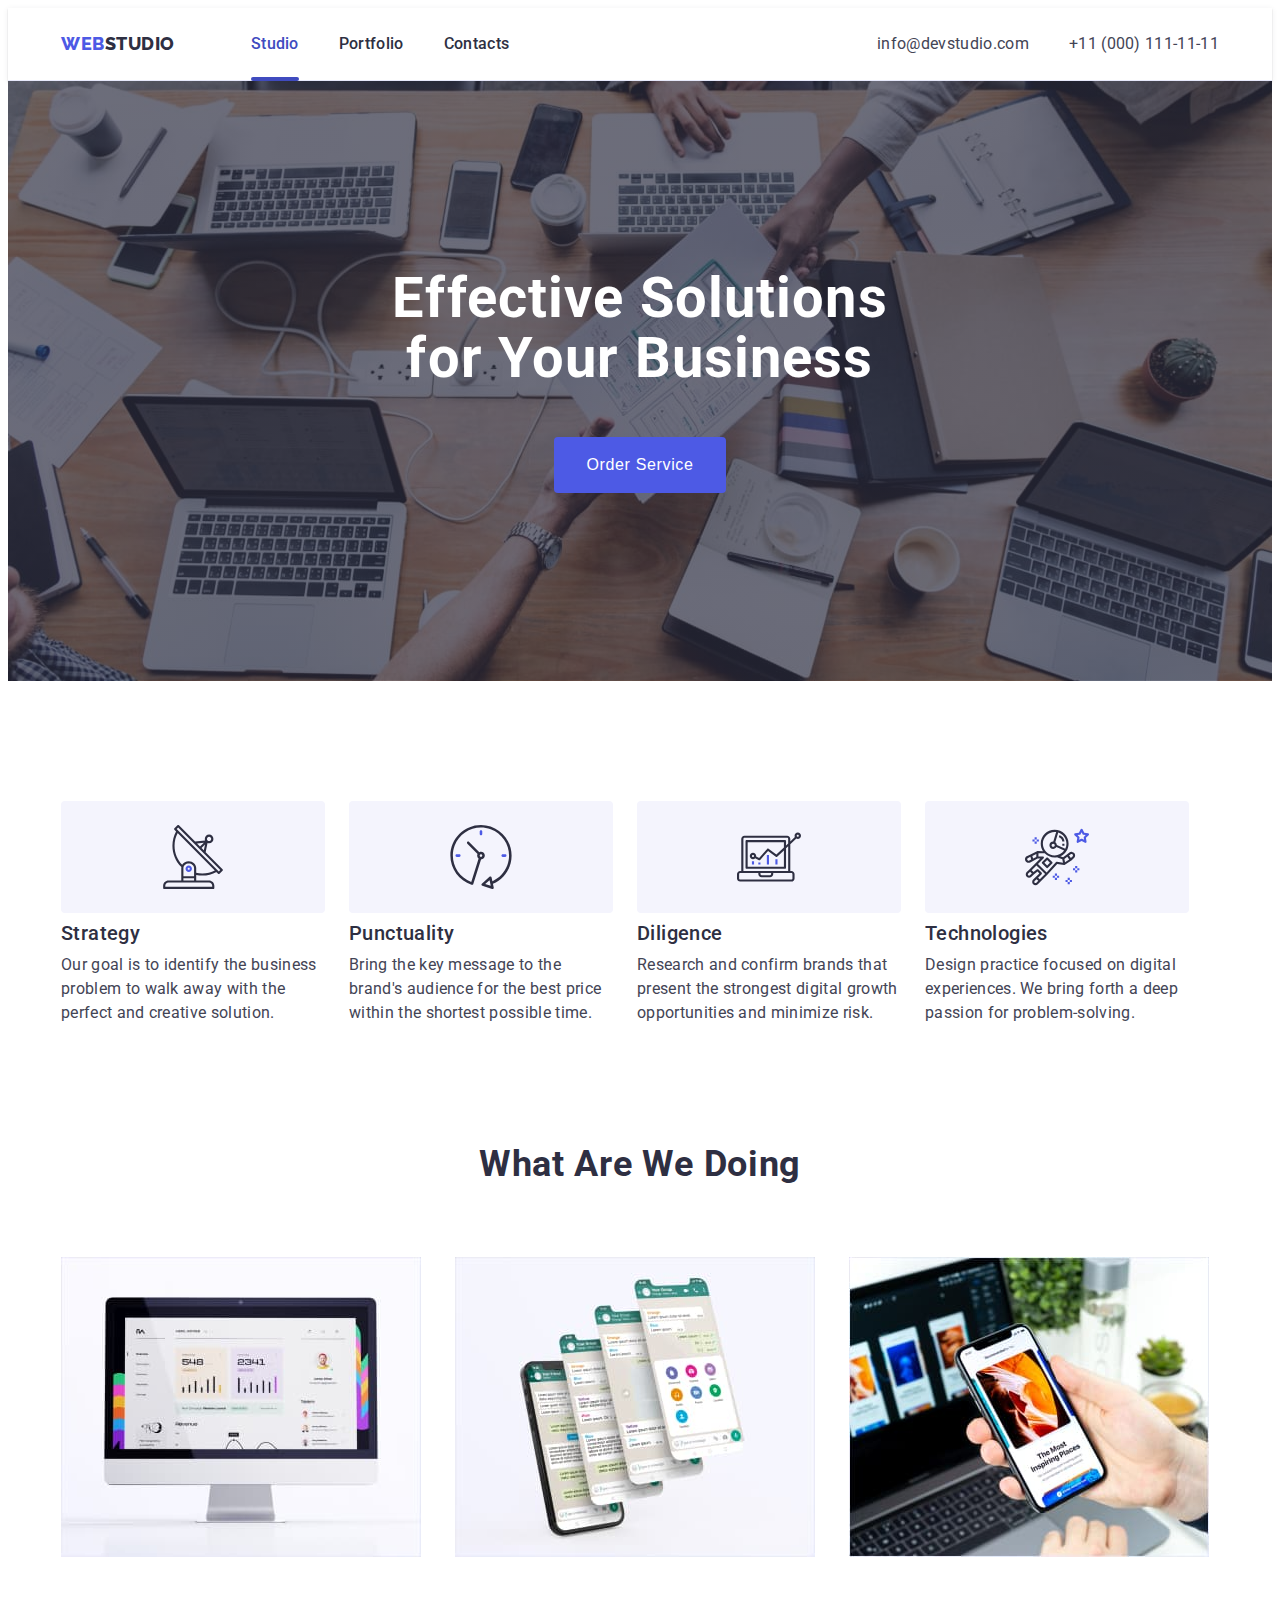
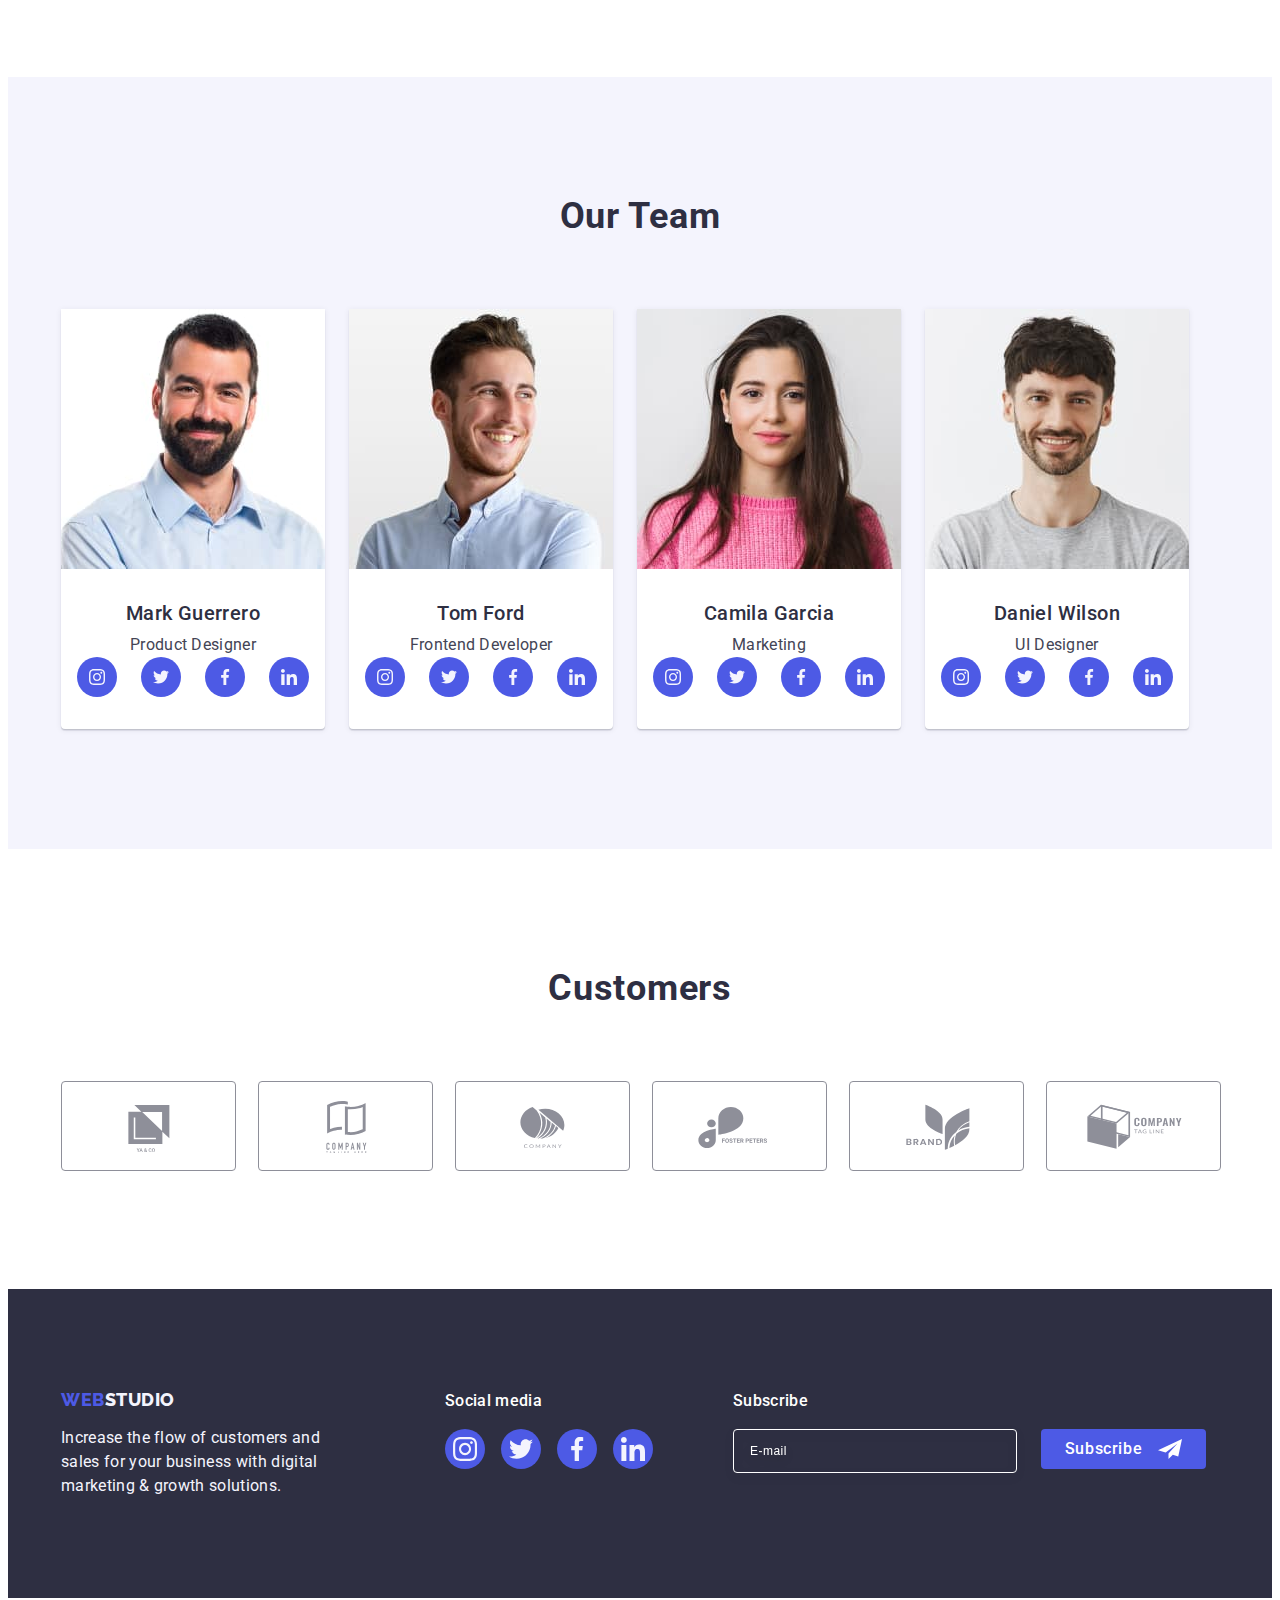
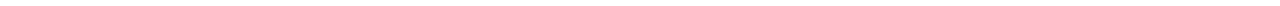
<file: index.html>
<!DOCTYPE html>
<html lang="en">
  <head>
    <meta charset="UTF-8" />
    <meta name="viewport" content="width=device-width, initial-scale=1.0" />
    <link rel="preconnect" href="https://fonts.googleapis.com" />
    <link rel="preconnect" href="https://fonts.gstatic.com" crossorigin />
    <link
      href="https://fonts.googleapis.com/css2?family=Raleway:wght@800&family=Roboto:wght@400;500;700;900&display=swap"
      rel="stylesheet"
    />
    <link
      rel="stylesheet"
      href="https://cdnjs.cloudflare.com/ajax/libs/modern-normalize/2.0.0/modern-normalize.min.css"
      integrity="sha512-4xo8blKMVCiXpTaLzQSLSw3KFOVPWhm/TRtuPVc4WG6kUgjH6J03IBuG7JZPkcWMxJ5huwaBpOpnwYElP/m6wg=="
      crossorigin="anonymous"
      referrerpolicy="no-referrer"
    />
    <link rel="stylesheet" href="./css/style.css" />
    <title>Студія</title>
  </head>

  <body>
    <!-- Header -->
    <header class="page-header">
      <div class="container">
        <!--Navigation-menu-->
        <nav class="page-nav">
          <a href="./index.html" class="link-logo link"
            >Web<span class="logo-header">Studio</span></a
          >
          <ul class="list-header list">
            <li>
              <a href="./index.html" class="page-link-studio link">Studio</a>
            </li>
            <li>
              <a href="./portfolio.html" class="page-link link">Portfolio</a>
            </li>
            <li><a href="" class="page-link link">Contacts</a></li>
          </ul>
        </nav>

        <!--Contacts-->
        <address class="header-contacts">
          <ul class="list-header list">
            <li>
              <a href="mailto:info@devstudio.com" class="contacts link"
                >info@devstudio.com</a
              >
            </li>
            <li>
              <a href="tel:+110001111111" class="contacts link"
                >+11 (000) 111-11-11</a
              >
            </li>
          </ul>
        </address>
      </div>
    </header>

    <!--Main-content-->
    <main>
      <!--Section-one-->
      <section class="section-one">
        <div class="container">
          <h1 class="page-title">Effective Solutions for Your Business</h1>
          <button data-modal-open type="button" class="button">
            Order Service
          </button>
        </div>
      </section>
      <!--Section-two-->
      <section class="section-two">
        <div class="container">
          <h2 class="section-title visually-hidden">Title</h2>
          <ul class="list-section-two list">
            <li class="item-section-two">
              <div class="container-section-two">
                <svg width="64" height="64">
                  <use href="./images/icons.svg#icon-antenna"></use>
                </svg>
              </div>
              <h3 class="title">Strategy</h3>
              <p class="section-text">
                Our goal is to identify the business problem to walk away with
                the perfect and creative solution.
              </p>
            </li>
            <li class="item-section-two">
              <div class="container-section-two">
                <svg width="64" height="64">
                  <use href="./images/icons.svg#icon-clock"></use>
                </svg>
              </div>
              <h3 class="title">Punctuality</h3>
              <p class="section-text">
                Bring the key message to the brand's audience for the best price
                within the shortest possible time.
              </p>
            </li>
            <li class="item-section-two">
              <div class="container-section-two">
                <svg width="64" height="64">
                  <use href="./images/icons.svg#icon-diagram"></use>
                </svg>
              </div>
              <h3 class="title">Diligence</h3>
              <p class="section-text">
                Research and confirm brands that present the strongest digital
                growth opportunities and minimize risk.
              </p>
            </li>
            <li class="item-section-two">
              <div class="container-section-two">
                <svg width="64" height="64">
                  <use href="./images/icons.svg#icon-astronaut"></use>
                </svg>
              </div>
              <h3 class="title">Technologies</h3>
              <p class="section-text">
                Design practice focused on digital experiences. We bring forth a
                deep passion for problem-solving.
              </p>
            </li>
          </ul>
        </div>
      </section>
      <!--Section-three-->
      <section class="section-three">
        <div class="container">
          <h2 class="section-title">What are we doing</h2>
          <ul class="list-section-three list">
            <li class="item-section-three">
              <img
                src="./images/img-1.jpg"
                width="360"
                height="300"
                alt="The website is open on the monitor."
              />
            </li>
            <li class="item-section-three">
              <img
                src="./images/img-2.jpg"
                width="360"
                height="300"
                alt="Screens of mobile phones."
              />
            </li>
            <li class="item-section-three">
              <img
                src="./images/img-3.jpg"
                width="360"
                height="300"
                alt="The application is open on the mobile phone."
              />
            </li>
          </ul>
        </div>
      </section>
      <!--Section-four-->
      <section class="section-four">
        <div class="container">
          <h2 class="section-title">Our Team</h2>
          <ul class="list-section-four list">
            <li class="item-section-four">
              <img
                src="./images/img-4.jpg"
                width="264"
                height="260"
                alt="Product designer's photo."
              />
              <div class="worker">
                <h3 class="title">Mark Guerrero</h3>
                <p class="section-text">Product Designer</p>
                <ul class="social-media-list list">
                  <li class="social-media-item">
                    <a class="link-section-four" href="">
                      <svg class="social-media-icon" width="16" height="16">
                        <use href="./images/icons.svg#icon-instagram"></use>
                      </svg>
                    </a>
                  </li>
                  <li class="social-media-item">
                    <a class="link-section-four" href="">
                      <svg class="social-media-icon" width="16" height="16">
                        <use href="./images/icons.svg#icon-twitter"></use>
                      </svg>
                    </a>
                  </li>
                  <li class="social-media-item">
                    <a class="link-section-four" href="">
                      <svg class="social-media-icon" width="16" height="16">
                        <use href="./images/icons.svg#icon-facebook"></use>
                      </svg>
                    </a>
                  </li>
                  <li class="social-media-item">
                    <a class="link-section-four" href="">
                      <svg class="social-media-icon" width="16" height="16">
                        <use href="./images/icons.svg#icon-linkedin"></use>
                      </svg>
                    </a>
                  </li>
                </ul>
              </div>
            </li>
            <li class="item-section-four">
              <img
                src="./images/img-5.jpg"
                width="264"
                height="260"
                alt="Frontent developer's photo."
              />
              <div class="worker">
                <h3 class="title">Tom Ford</h3>
                <p class="section-text">Frontend Developer</p>
                <ul class="social-media-list list">
                  <li class="social-media-item">
                    <a class="link-section-four" href="">
                      <svg class="social-media-icon" width="16" height="16">
                        <use href="./images/icons.svg#icon-instagram"></use>
                      </svg>
                    </a>
                  </li>
                  <li class="social-media-item">
                    <a class="link-section-four" href="">
                      <svg class="social-media-icon" width="16" height="16">
                        <use href="./images/icons.svg#icon-twitter"></use>
                      </svg>
                    </a>
                  </li>
                  <li class="social-media-item">
                    <a class="link-section-four" href="">
                      <svg class="social-media-icon" width="16" height="16">
                        <use href="./images/icons.svg#icon-facebook"></use>
                      </svg>
                    </a>
                  </li>
                  <li class="social-media-item">
                    <a class="link-section-four" href="">
                      <svg class="social-media-icon" width="16" height="16">
                        <use href="./images/icons.svg#icon-linkedin"></use>
                      </svg>
                    </a>
                  </li>
                </ul>
              </div>
            </li>
            <li class="item-section-four">
              <img
                src="./images/img-6.jpg"
                width="264"
                height="260"
                alt="Marketing's photo."
              />
              <div class="worker">
                <h3 class="title">Camila Garcia</h3>
                <p class="section-text">Marketing</p>
                <ul class="social-media-list list">
                  <li class="social-media-item">
                    <a class="link-section-four" href="">
                      <svg class="social-media-icon" width="16" height="16">
                        <use href="./images/icons.svg#icon-instagram"></use>
                      </svg>
                    </a>
                  </li>
                  <li class="social-media-item">
                    <a class="link-section-four" href="">
                      <svg class="social-media-icon" width="16" height="16">
                        <use href="./images/icons.svg#icon-twitter"></use>
                      </svg>
                    </a>
                  </li>
                  <li class="social-media-item">
                    <a class="link-section-four" href="">
                      <svg class="social-media-icon" width="16" height="16">
                        <use href="./images/icons.svg#icon-facebook"></use>
                      </svg>
                    </a>
                  </li>
                  <li class="social-media-item">
                    <a class="link-section-four" href="">
                      <svg class="social-media-icon" width="16" height="16">
                        <use href="./images/icons.svg#icon-linkedin"></use>
                      </svg>
                    </a>
                  </li>
                </ul>
              </div>
            </li>
            <li class="item-section-four">
              <img
                src="./images/img-7.jpg"
                width="264"
                height="260"
                alt="UI designer's photo."
              />
              <div class="worker">
                <h3 class="title">Daniel Wilson</h3>
                <p class="section-text">UI Designer</p>
                <ul class="social-media-list list">
                  <li class="social-media-item">
                    <a class="link-section-four" href="">
                      <svg class="social-media-icon" width="16" height="16">
                        <use href="./images/icons.svg#icon-instagram"></use>
                      </svg>
                    </a>
                  </li>
                  <li class="social-media-item">
                    <a class="link-section-four" href="">
                      <svg class="social-media-icon" width="16" height="16">
                        <use href="./images/icons.svg#icon-twitter"></use>
                      </svg>
                    </a>
                  </li>
                  <li class="social-media-item">
                    <a class="link-section-four" href="">
                      <svg class="social-media-icon" width="16" height="16">
                        <use href="./images/icons.svg#icon-facebook"></use>
                      </svg>
                    </a>
                  </li>
                  <li class="social-media-item">
                    <a class="link-section-four" href="">
                      <svg class="social-media-icon" width="16" height="16">
                        <use href="./images/icons.svg#icon-linkedin"></use>
                      </svg>
                    </a>
                  </li>
                </ul>
              </div>
            </li>
          </ul>
        </div>
      </section>
      <!--Section-five-->
      <section class="section-five">
        <div class="container">
          <h2 class="section-title">Customers</h2>
          <ul class="list-section-five list">
            <li class="item-section-five">
              <a href="" class="link-section-five">
                <svg class="logo-section-five" width="104" height="56">
                  <use href="./images/icons.svg#icon-logo-1"></use>
                </svg>
              </a>
            </li>
            <li class="item-section-five">
              <a href="" class="link-section-five">
                <svg class="logo-section-five" width="104" height="56">
                  <use href="./images/icons.svg#icon-logo-2"></use>
                </svg>
              </a>
            </li>
            <li class="item-section-five">
              <a href="" class="link-section-five">
                <svg class="logo-section-five" width="104" height="56">
                  <use href="./images/icons.svg#icon-logo-3"></use>
                </svg>
              </a>
            </li>
            <li class="item-section-five">
              <a href="" class="link-section-five">
                <svg class="logo-section-five" width="104" height="56">
                  <use href="./images/icons.svg#icon-logo-4"></use>
                </svg>
              </a>
            </li>
            <li class="item-section-five">
              <a href="" class="link-section-five">
                <svg class="logo-section-five" width="104" height="56">
                  <use href="./images/icons.svg#icon-logo-5"></use>
                </svg>
              </a>
            </li>
            <li class="item-section-five">
              <a href="" class="link-section-five">
                <svg class="logo-section-five" width="104" height="56">
                  <use href="./images/icons.svg#icon-logo-6"></use>
                </svg>
              </a>
            </li>
          </ul>
        </div>
      </section>
    </main>
    <!--Footer-->
    <footer class="footer">
      <div class="container-footer container">
        <div class="logo-and-text-footer">
          <a href="./index.html" class="link-logo-footer link"
            >Web<span class="logo-footer">Studio</span></a
          >
          <p class="text">
            Increase the flow of customers and sales for your business with
            digital marketing & growth solutions.
          </p>
        </div>
        <div class="social-media-footer">
          <p class="social-media-text-footer">Social media</p>
          <ul class="social-media-list-footer list">
            <li class="social-media-item-footer">
              <a class="social-media-link-footer" href="">
                <svg class="social-media-icon-footer" width="24" height="24">
                  <use href="./images/icons.svg#icon-instagram"></use>
                </svg>
              </a>
            </li>
            <li class="social-media-item-footer">
              <a class="social-media-link-footer" href="">
                <svg class="social-media-icon-footer" width="24" height="24">
                  <use href="./images/icons.svg#icon-twitter"></use>
                </svg>
              </a>
            </li>
            <li class="social-media-item-footer">
              <a class="social-media-link-footer" href="">
                <svg class="social-media-icon-footer" width="24" height="24">
                  <use href="./images/icons.svg#icon-facebook"></use>
                </svg>
              </a>
            </li>
            <li class="social-media-item-footer">
              <a class="social-media-link-footer" href="">
                <svg class="social-media-icon-footer" width="24" height="24">
                  <use href="./images/icons.svg#icon-linkedin"></use>
                </svg>
              </a>
            </li>
          </ul>
        </div>
        <div class="container-form-footer">
          <p class="text-form-footer">Subscribe</p>
          <form class="form-footer">
            <label class="form-label-footer">
              <input
                class="form-input-footer"
                type="email"
                placeholder="E-mail"
                name="email"
              />
            </label>
            <button class="button-form-footer" type="submit">
              Subscribe
              <svg class="form-footer-icon" width="24" height="24">
                <use href="./images/icons.svg#icon-send"></use>
              </svg>
            </button>
          </form>
        </div>
      </div>
    </footer>
    <!-- Modal -->
    <div class="modal is-hidden" data-modal>
      <div class="modal-window">
        <button data-modal-close type="button" class="button-close">
          <svg class="modal-cross" width="8" height="8">
            <use href="./images/icons.svg#icon-modal"></use>
          </svg>
        </button>
        <p class="text-modal-window">
          Leave your contacts and we will call you back
        </p>
        <form>
          <div class="container-form-modal">
            <label class="form-label-modal" for="user-name">Name</label>
            <div class="container-form-input-icon">
              <input
                class="form-input-modal"
                type="text"
                id="user-name"
                name="user-name"
              />
              <svg class="form-icon-modal" width="18" height="24">
                <use href="./images/icons.svg#icon-person"></use>
              </svg>
            </div>
          </div>
          <div class="container-form-modal">
            <label class="form-label-modal" for="user-phone">Phone</label>
            <div class="container-form-input-icon">
              <input
                class="form-input-modal"
                type="text"
                id="user-phone"
                name="user-phone"
              />
              <svg class="form-icon-modal" width="18" height="24">
                <use href="./images/icons.svg#icon-phone"></use>
              </svg>
            </div>
          </div>
          <div class="container-form-modal">
            <label class="form-label-modal" for="user-email">Email</label>
            <div class="container-form-input-icon">
              <input
                class="form-input-modal"
                type="text"
                id="user-email"
                name="user-email"
              />
              <svg class="form-icon-modal" width="18" height="24">
                <use href="./images/icons.svg#icon-email"></use>
              </svg>
            </div>
          </div>
          <div class="container-form-modal-comment">
            <label class="form-label-modal" for="user-comment">Comment</label>
            <textarea
              class="form-textarea-modal"
              name="user-comment"
              id="user-comment"
              cols="30"
              rows="10"
              placeholder="Text input"
            ></textarea>
          </div>
          <div class="container-form-checkbox">
            <input
              class="input-checkbox-modal visually-hidden"
              type="checkbox"
              id="user-privacy"
              name="user-privacy"
              value="true"
            />
            <label class="label-checkbox-modal" for="user-privacy"
              ><span class="span-checkbox-modal">
                <svg class="icon-checkbox-modal" width="10" height="8">
                  <use href="./images/icons.svg#icon-click"></use>
                </svg>
              </span>
              I accept the terms and conditions of the
              <a class="link-checkbox-modal" href="">Privacy Policy</a></label
            >
          </div>
          <button type="button" class="button-form-modal">Send</button>
        </form>
      </div>
    </div>
    <script src="./js/modal.js"></script>
  </body>
</html>
</file>
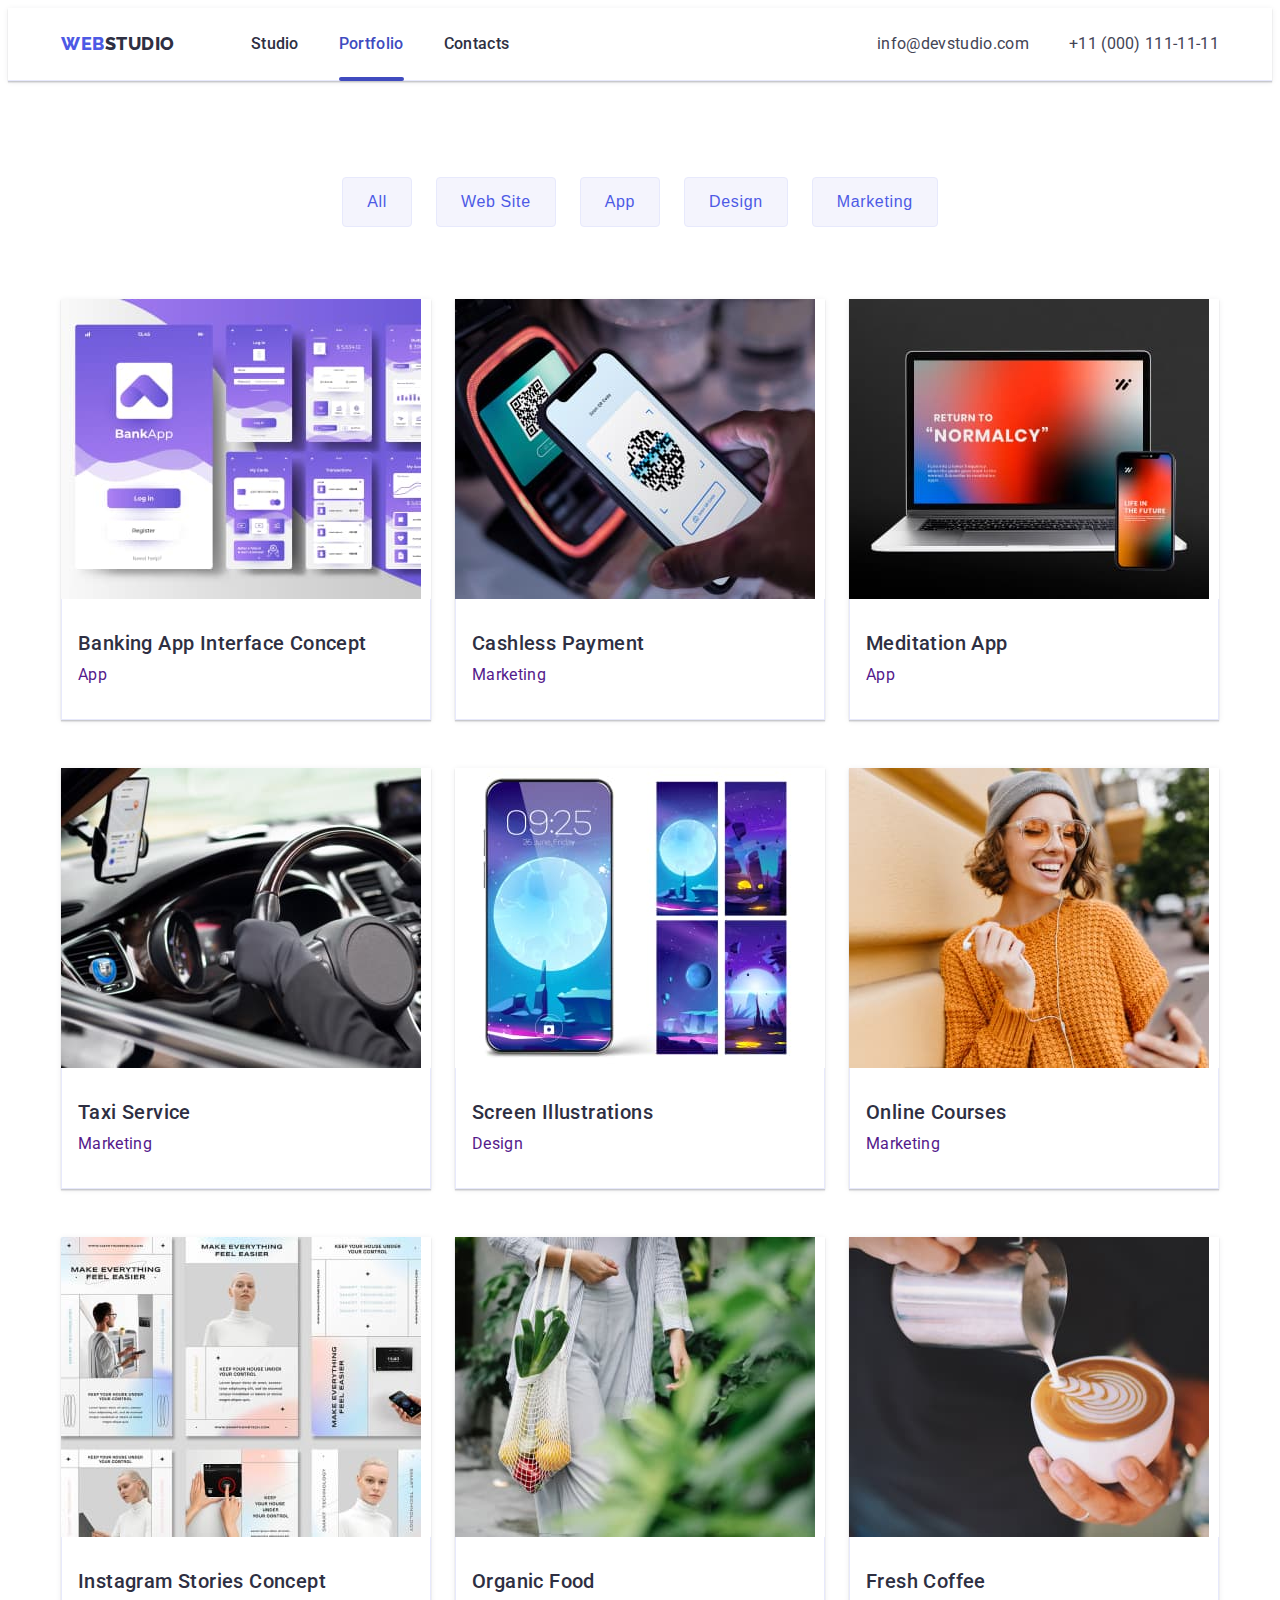
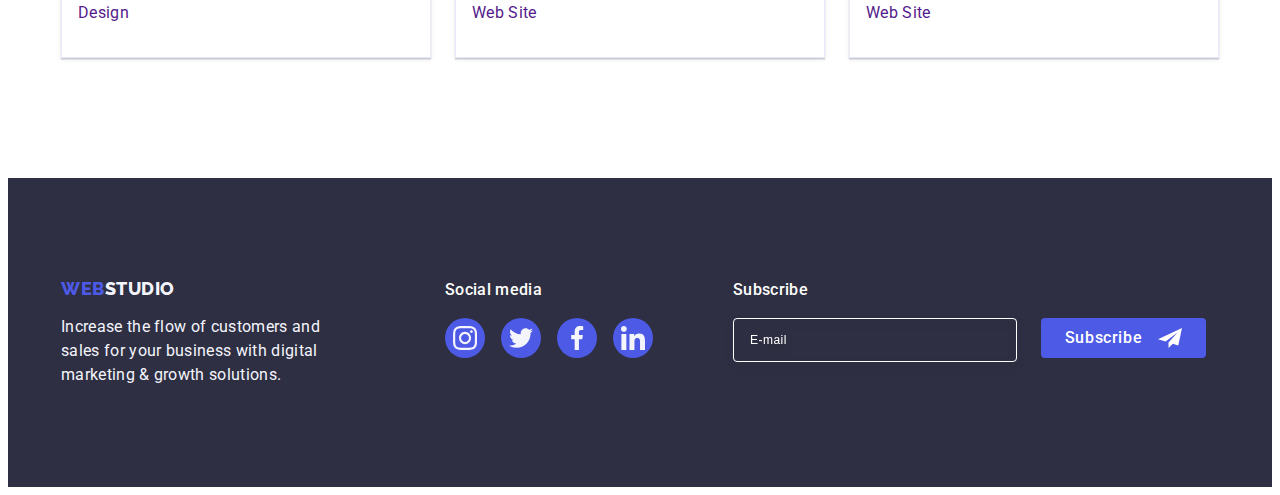
<file: portfolio.html>
<!DOCTYPE html>
<html lang="en">
  <head>
    <meta charset="UTF-8" />
    <meta name="viewport" content="width=device-width, initial-scale=1.0" />
    <link rel="preconnect" href="https://fonts.googleapis.com" />
    <link rel="preconnect" href="https://fonts.gstatic.com" crossorigin />
    <link
      href="https://fonts.googleapis.com/css2?family=Raleway:wght@800&family=Roboto:wght@400;500;700;900&display=swap"
      rel="stylesheet"
    />
    <link
      rel="stylesheet"
      href="https://cdnjs.cloudflare.com/ajax/libs/modern-normalize/2.0.0/modern-normalize.min.css"
      integrity="sha512-4xo8blKMVCiXpTaLzQSLSw3KFOVPWhm/TRtuPVc4WG6kUgjH6J03IBuG7JZPkcWMxJ5huwaBpOpnwYElP/m6wg=="
      crossorigin="anonymous"
      referrerpolicy="no-referrer"
    />
    <link rel="stylesheet" href="./css/style.css" />
    <title>Портфоліо</title>
  </head>

  <body>
    <!-- Header -->
    <header class="page-header">
      <div class="container">
        <!--Navigation-menu-->
        <nav class="page-nav">
          <a href="./index.html" class="link-logo link"
            >Web<span class="logo-header">Studio</span></a
          >
          <ul class="list-header list">
            <li><a href="./index.html" class="page-link link">Studio</a></li>
            <li>
              <a href="./portfolio.html" class="page-link-portfolio link"
                >Portfolio</a
              >
            </li>
            <li><a href="" class="page-link link">Contacts</a></li>
          </ul>
        </nav>

        <!--Contacts-->
        <address class="header-contacts">
          <ul class="list-header list">
            <li>
              <a href="mailto:info@devstudio.com" class="contacts link"
                >info@devstudio.com</a
              >
            </li>
            <li>
              <a href="tel:+110001111111" class="contacts link"
                >+11 (000) 111-11-11</a
              >
            </li>
          </ul>
        </address>
      </div>
    </header>
    <!--Main-content-->
    <main>
      <section class="section-portfolio">
        <div class="container">
          <h1 class="visually-hidden">Portfolio WebStudio.</h1>
          <!--Buttons-->
          <ul class="button-list list">
            <li>
              <button type="button" class="button-portfolio button">All</button>
            </li>
            <li>
              <button type="button" class="button-portfolio button">
                Web Site
              </button>
            </li>
            <li>
              <button type="button" class="button-portfolio button">App</button>
            </li>
            <li>
              <button type="button" class="button-portfolio button">
                Design
              </button>
            </li>
            <li>
              <button type="button" class="button-portfolio button">
                Marketing
              </button>
            </li>
          </ul>
          <!--Portfolio-list-->
          <ul class="list-portfolio list">
            <li class="item-portfolio">
              <a href="" class="link-portfolio link">
                <div class="container-img-portfolio">
                  <img
                    src="./images/img-8.jpg"
                    alt="Banking app"
                    width="360"
                    height="300"
                  />
                  <p class="overlay">
                    14 Stylish and User-Friendly App Design Concepts · Task
                    Manager App · Calorie Tracker App · Exotic Fruit Ecommerce
                    App · Cloud Storage App
                  </p>
                </div>
                <div class="app-portfolio">
                  <h2 class="title">Banking App Interface Concept</h2>
                  <p class="text-porfolio">App</p>
                </div>
              </a>
            </li>
            <li class="item-portfolio">
              <a href="" class="link-portfolio link">
                <div class="container-img-portfolio">
                  <img
                    src="./images/img-9.jpg"
                    alt="Cashless Payment app"
                    width="360"
                    height="300"
                  />
                  <p class="overlay">
                    14 Stylish and User-Friendly App Design Concepts · Task
                    Manager App · Calorie Tracker App · Exotic Fruit Ecommerce
                    App · Cloud Storage App
                  </p>
                </div>
                <div class="app-portfolio">
                  <h2 class="title">Cashless Payment</h2>
                  <p class="text-porfolio">Marketing</p>
                </div>
              </a>
            </li>
            <li class="item-portfolio">
              <a href="" class="link-portfolio link">
                <div class="container-img-portfolio">
                  <img
                    src="./images/img-10.jpg"
                    alt="Cashless Payment app"
                    width="360"
                    height="300"
                  />
                  <p class="overlay">
                    14 Stylish and User-Friendly App Design Concepts · Task
                    Manager App · Calorie Tracker App · Exotic Fruit Ecommerce
                    App · Cloud Storage App
                  </p>
                </div>
                <div class="app-portfolio">
                  <h2 class="title">Meditation App</h2>
                  <p class="text-porfolio">App</p>
                </div>
              </a>
            </li>
            <li class="item-portfolio">
              <a href="" class="link-portfolio link">
                <div class="container-img-portfolio">
                  <img
                    src="./images/img-11.jpg"
                    alt="Cashless Payment app"
                    width="360"
                    height="300"
                  />
                  <p class="overlay">
                    14 Stylish and User-Friendly App Design Concepts · Task
                    Manager App · Calorie Tracker App · Exotic Fruit Ecommerce
                    App · Cloud Storage App
                  </p>
                </div>
                <div class="app-portfolio">
                  <h2 class="title">Taxi Service</h2>
                  <p class="text-porfolio">Marketing</p>
                </div>
              </a>
            </li>
            <li class="item-portfolio">
              <a href="" class="link-portfolio link">
                <div class="container-img-portfolio">
                  <img
                    src="./images/img-12.jpg"
                    alt="Cashless Payment app"
                    width="360"
                    height="300"
                  />
                  <p class="overlay">
                    14 Stylish and User-Friendly App Design Concepts · Task
                    Manager App · Calorie Tracker App · Exotic Fruit Ecommerce
                    App · Cloud Storage App
                  </p>
                </div>
                <div class="app-portfolio">
                  <h2 class="title">Screen Illustrations</h2>
                  <p class="text-porfolio">Design</p>
                </div>
              </a>
            </li>
            <li class="item-portfolio">
              <a href="" class="link-portfolio link">
                <div class="container-img-portfolio">
                  <img
                    src="./images/img-13.jpg"
                    alt="Cashless Payment app"
                    width="360"
                    height="300"
                  />
                  <p class="overlay">
                    14 Stylish and User-Friendly App Design Concepts · Task
                    Manager App · Calorie Tracker App · Exotic Fruit Ecommerce
                    App · Cloud Storage App
                  </p>
                </div>
                <div class="app-portfolio">
                  <h2 class="title">Online Courses</h2>
                  <p class="text-porfolio">Marketing</p>
                </div>
              </a>
            </li>
            <li class="item-portfolio">
              <a href="" class="link-portfolio link">
                <div class="container-img-portfolio">
                  <img
                    src="./images/img-14.jpg"
                    alt="Cashless Payment app"
                    width="360"
                    height="300"
                  />
                  <p class="overlay">
                    14 Stylish and User-Friendly App Design Concepts · Task
                    Manager App · Calorie Tracker App · Exotic Fruit Ecommerce
                    App · Cloud Storage App
                  </p>
                </div>
                <div class="app-portfolio">
                  <h2 class="title">Instagram Stories Concept</h2>
                  <p class="text-porfolio">Design</p>
                </div>
              </a>
            </li>
            <li class="item-portfolio">
              <a href="" class="link-portfolio link">
                <div class="container-img-portfolio">
                  <img
                    src="./images/img-15.jpg"
                    alt="Cashless Payment app"
                    width="360"
                    height="300"
                  />
                  <p class="overlay">
                    14 Stylish and User-Friendly App Design Concepts · Task
                    Manager App · Calorie Tracker App · Exotic Fruit Ecommerce
                    App · Cloud Storage App
                  </p>
                </div>
                <div class="app-portfolio">
                  <h2 class="title">Organic Food</h2>
                  <p class="text-porfolio">Web Site</p>
                </div>
              </a>
            </li>
            <li class="item-portfolio">
              <a href="" class="link-portfolio link">
                <div class="container-img-portfolio">
                  <img
                    src="./images/img-16.jpg"
                    alt="Cashless Payment app"
                    width="360"
                    height="300"
                  />
                  <p class="overlay">
                    14 Stylish and User-Friendly App Design Concepts · Task
                    Manager App · Calorie Tracker App · Exotic Fruit Ecommerce
                    App · Cloud Storage App
                  </p>
                </div>
                <div class="app-portfolio">
                  <h2 class="title">Fresh Coffee</h2>
                  <p class="text-porfolio">Web Site</p>
                </div>
              </a>
            </li>
          </ul>
        </div>
      </section>
    </main>
    <!--Footer-->
    <footer class="footer">
      <div class="container-footer container">
        <div class="logo-and-text-footer">
          <a href="./index.html" class="link-logo-footer link"
            >Web<span class="logo-footer">Studio</span></a
          >
          <p class="text">
            Increase the flow of customers and sales for your business with
            digital marketing & growth solutions.
          </p>
        </div>
        <div class="social-media-footer">
          <p class="social-media-text-footer">Social media</p>
          <ul class="social-media-list-footer list">
            <li class="social-media-item-footer">
              <a class="social-media-link-footer" href="">
                <svg class="social-media-icon-footer" width="24" height="24">
                  <use href="./images/icons.svg#icon-instagram"></use>
                </svg>
              </a>
            </li>
            <li class="social-media-item-footer">
              <a class="social-media-link-footer" href="">
                <svg class="social-media-icon-footer" width="24" height="24">
                  <use href="./images/icons.svg#icon-twitter"></use>
                </svg>
              </a>
            </li>
            <li class="social-media-item-footer">
              <a class="social-media-link-footer" href="">
                <svg class="social-media-icon-footer" width="24" height="24">
                  <use href="./images/icons.svg#icon-facebook"></use>
                </svg>
              </a>
            </li>
            <li class="social-media-item-footer">
              <a class="social-media-link-footer" href="">
                <svg class="social-media-icon-footer" width="24" height="24">
                  <use href="./images/icons.svg#icon-linkedin"></use>
                </svg>
              </a>
            </li>
          </ul>
        </div>
        <div class="container-form-footer">
          <p class="text-form-footer">Subscribe</p>
          <form class="form-footer">
            <label class="form-label-footer">
              <input
                class="form-input-footer"
                type="email"
                placeholder="E-mail"
                name="email"
              />
            </label>
            <button class="button-form-footer" type="submit">
              Subscribe
              <svg class="form-footer-icon" width="24" height="24">
                <use href="./images/icons.svg#icon-send"></use>
              </svg>
            </button>
          </form>
        </div>
      </div>
    </footer>
  </body>
</html>
</file>
<file: css/style.css>
/*--------------------All--------------------*/

:root {
    --primary-font: 'Roboto', sans-serif;
    --logo-font: 'Raleway', sans-serif;
    --primary-brand-color: #4D5AE5;
    --pressed-state-color: #404BBF;
    --dark-color: #2E2F42;
    --success-color: #31D0AA;
    --text-color: #434455;
    --subtle-text-color: #8E8F99;
    --accent-color: #E7E9FC;
    --light-color: #F4F4FD;
    --white-background-color: #FFFFFF;
    --modal-background-color: #FCFCFC;
}

body {
    font-family: var(--primary-font);
    font-size: 16px;
    line-height: 1.5;
    letter-spacing: 0.02em;
    color: var(--text-color);
    background-color: var(--white-background-color);
}

h1,
h2,
h3,
ul,
p {
    margin-top: 0;
    margin-bottom: 0;
}


.list {
    list-style-type: none;
    margin-top: 0;
    margin-bottom: 0;
    padding-left: 0;
}

.link {
    text-decoration: none;
}

.page-title {
    font-size: 56px;
    line-height: 1.07;
    letter-spacing: 1.12px;
    text-align: center;
    max-width: 496px;
}

.section-title {
    color: var(--dark-color);
    font-size: 36px;
    font-weight: 700;
    line-height: 1.11;
    letter-spacing: 0.02em;
    text-transform: capitalize;
    text-align: center;
    margin-bottom: 72px;
}

.title {
    color: var(--dark-color);
    font-size: 20px;
    font-weight: 500;
    line-height: 1.4;
    letter-spacing: 0.4px;
    margin-bottom: 8px;
}

.button {
    font-size: 16px;
    font-weight: 500;
    line-height: 1.5;
    letter-spacing: 0.04em;
    cursor: pointer;
    border: none;

}

img {
    display: block;
    max-width: 100%;
    object-fit: cover;
}

.container {
    max-width: 1440px;
    width: 1158px;
    margin: 0 auto;
    padding: 0 15px;
}

.visually-hidden {
    position: absolute;
    width: 1px;
    height: 1px;
    margin: -1px;
    border: 0;
    padding: 0;
    white-space: nowrap;
    clip-path: inset(100%);
    clip: rect(0 0 0 0);
    overflow: hidden;
}

/*--------------------Main-page--------------------*/
/*--------------------Header-joint--------------------*/

.page-header .container {
    display: flex;
    justify-content: space-between;
    align-items: center;
    gap: 332;
}

.page-header {
    border-bottom: 1px solid var(--accent-color);
    box-shadow: 0px 1px 6px 0px rgba(46, 47, 66, 0.08), 0px 1px 1px 0px rgba(46, 47, 66, 0.16), 0px 2px 1px 0px rgba(46, 47, 66, 0.08);
}

.link-logo {
    margin-right: 76px;

}

.list-header {
    display: flex;
    gap: 40px;
    justify-content: space-between;
    align-items: center;
    transition: color 250ms cubic-bezier(0.4, 0, 0.2, 1);
}

.page-nav {
    display: flex;
    align-items: center;

}

.header-contacts {
    display: flex;
    gap: 40px;
}

.link-logo,
.link-logo-footer {
    font-family: var(--logo-font);
    font-size: 18px;
    font-weight: 800;
    line-height: 1.17;
    letter-spacing: 0.54px;
    color: var(--primary-brand-color);
    text-transform: uppercase;
}

.logo-header {
    color: var(--dark-color);
}

.page-link {
    font-weight: 500;
    color: var(--dark-color);
    display: block;
    padding: 24px 0;
    position: relative;
    transition: color 250ms cubic-bezier(0.4, 0, 0.2, 1);
}

.page-link-studio {
    font-weight: 500;
    color: var(--pressed-state-color);
    display: block;
    padding: 24px 0;
    position: relative;
    transition: color 250ms cubic-bezier(0.4, 0, 0.2, 1);
}

.page-link-studio::after {
    position: absolute;
    left: 0;
    bottom: -1px;
    width: 100%;
    content: "";
    height: 4px;
    border-radius: 2px;
    background-color: var(--pressed-state-color);
}

.page-link:hover,
.page-link:focus {
    color: var(--pressed-state-color);
    transition: color 250ms cubic-bezier(0.4, 0, 0.2, 1);
}

.header-contacts {
    font-style: normal;
}

.contacts {
    transition: color 250ms cubic-bezier(0.4, 0, 0.2, 1);
}

.header-contacts .link {
    color: var(--text-color);
}

.header-contacts .link:hover,
.header-contacts .link:focus {
    color: var(--pressed-state-color);
}

/*--------------------Section-one--------------------*/

.section-one {
    background-color: var(--dark-color);
    color: var(--white-background-color);
    padding-top: 188px;
    padding-bottom: 188px;
    max-width: 1440px;
    margin: 0 auto;
    background-image: linear-gradient(rgba(46, 47, 66, 0.7),
            rgba(46, 47, 66, 0.7)), url(../images/img-17.jpg);
    background-repeat: no-repeat;
    background-position: center;
    background-size: cover;
}

.container .page-title {
    width: 496px;
    padding-left: auto;
    padding-right: auto;
    margin-right: auto;
    margin-left: auto;
}

.section-one .button {
    color: var(--white-background-color);
    display: block;
    background-color: var(--primary-brand-color);
    border-radius: 4px;
    padding: 16px 32px;
    margin: 48px auto 0;
    min-width: 169px;
    transition: background-color 250ms cubic-bezier(0.4, 0, 0.2, 1);
}

.section-one .button:hover,
.section-one .button:focus {
    background-color: var(--pressed-state-color);
}

/*--------------------Section-two--------------------*/

.section-two {
    padding-top: 120px;
    padding-bottom: 120px;
}

.list-section-two {
    display: flex;
    flex-wrap: wrap;
    gap: 24px;
}

.item-section-two {
    width: calc((100% - 3*24px) / 4);
    width: 264px;
}

.container-section-two {
    display: flex;
    align-items: center;
    justify-content: center;
    height: 112px;
    background-color: var(--light-color);
    border-radius: 4px;
    margin-bottom: 8px;
}

.section-two .title {
    line-height: 1.2;
}

/*--------------------Section-three--------------------*/

.section-three {
    padding-bottom: 120px;
}

.list-section-three {
    display: flex;
    flex-wrap: wrap;
    gap: 24px;
    margin: 72px auto 0;
    padding: 0;
}

.item-section-three {
    width: calc((100% - 48px) / 3);
}

/*--------------------Section-four--------------------*/

.section-four {
    background-color: var(--light-color);
    padding-top: 120px;
    padding-bottom: 120px;
}

.list-section-four {
    display: flex;
    flex-wrap: wrap;
    gap: 24px;
    margin: 72px auto 0;
}

.item-section-four {
    background-color: var(--white-background-color);
    display: flex;
    width: 264px;
    flex-direction: column;
    align-items: flex-start;
    justify-content: center;
    align-items: center;
    border-radius: 0px 0px 4px 4px;
    box-shadow: 0px 1px 6px rgba(46, 47, 66, 0.08),
        0px 1px 1px rgba(46, 47, 66, 0.16),
        0px 2px 1px rgba(46, 47, 66, 0.08);
}

.worker {
    padding: 32px 0;
}

.social-media-list {
    display: flex;
    justify-content: center;
    gap: 24px;
}

.social-media-item {
    width: 40px;
    height: 40px;
}

.social-media-icon {
    fill: var(--light-color);
}

.link-section-four {
    display: flex;
    align-items: center;
    justify-content: center;
    width: 100%;
    height: 100%;
    background-color: var(--primary-brand-color);
    border-radius: 50%;
    transition: background-color 250ms cubic-bezier(0.4, 0, 0.2, 1);
}

.link-section-four:hover,
.link-section-four:focus {
    background-color: var(--pressed-state-color);
}

.section-four .title {
    line-height: 1.2;
}

.section-four .title,
.section-four .section-text {
    text-align: center;
}

/*--------------------Section-five--------------------*/
.section-five {
    padding-top: 120px;
    padding-bottom: 120px;
}

.list-section-five {
    display: flex;
    flex-wrap: wrap;
    gap: 24px;
    margin: 72px auto 0;
}

.item-section-five {
    width: calc((100% - 120px) / 6);
    height: 88px;
}

.link-section-five {
    display: flex;
    align-items: center;
    justify-content: center;
    color: var(--subtle-text-color);
    border-color: var(--pressed-state-color);
    width: 100%;
    height: 100%;
    border: 1px solid var(--subtle-text-color);
    border-radius: 4px;
    transition: border-color 250ms cubic-bezier(0.4, 0, 0.2, 1),
        color 250ms cubic-bezier(0.4, 0, 0.2, 1);
}

.link-section-five:hover,
.link-section-five:focus {
    color: var(--pressed-state-color);
    border-color: var(--pressed-state-color);
}

.logo-section-five {
    fill: currentColor;
}


/*--------------------Portfolio--------------------*/

.section-portfolio {
    padding: 96px 0 120px 0;
}

.page-link-portfolio {
    font-weight: 500;
    color: var(--pressed-state-color);
    display: block;
    padding: 24px 0;
    position: relative;
    transition: color 250ms cubic-bezier(0.4, 0, 0.2, 1);
}

.page-link-portfolio::after {
    position: absolute;
    left: 0;
    bottom: -1px;
    width: 100%;
    content: "";
    height: 4px;
    border-radius: 2px;
    background-color: var(--pressed-state-color);
}

.page-link-portfolio::after {
    position: absolute;
    left: 0;
    bottom: -1px;
    content: "";
    height: 4px;
    border-radius: 2px;
    background-color: var(--pressed-state-color);
}

.button-list {
    display: flex;
    gap: 24px;
    justify-content: center;
    margin-bottom: 72px;
}

.button-portfolio {
    color: var(--primary-brand-color);
    background-color: var(--light-color);
    padding: 12px 24px;
    border: 1px solid var(--accent-color);
    border-radius: 4px;
    transition: color 250ms cubic-bezier(0.4, 0, 0.2, 1),
        background-color 250ms cubic-bezier(0.4, 0, 0.2, 1),
        border-color 250ms cubic-bezier(0.4, 0, 0.2, 1),
        box-shadow 250ms cubic-bezier(0.4, 0, 0.2, 1);
}

.button-portfolio:hover,
.button-portfolio:active,
.button-portfolio:focus {
    color: var(--white-background-color);
    background-color: var(--pressed-state-color);
    border: 1px solid transparent;
    box-shadow: 0px 3px 1px rgba(0, 0, 0, 0.1),
        0px 2px 1px rgba(0, 0, 0, 0.08),
        0px 2px 2px rgba(0, 0, 0, 0.12);
}

.list-portfolio {
    display: flex;
    gap: 24px;
    flex-wrap: wrap;
    row-gap: 48px;
}

.item-portfolio {
    width: calc((100% - 48px) / 3);
}

.container-img-portfolio {
    position: relative;
    overflow: hidden;
}

.overlay {
    position: absolute;
    top: 0;
    font-size: 16px;
    line-height: 1.5;
    letter-spacing: 0.02em;
    color: var(--light-color);
    background-color: var(--primary-brand-color);
    padding: 40px 32px;
    width: 100%;
    height: 100%;
    transform: translateY(100%);
    transition: transform 250ms cubic-bezier(0.4, 0, 0.2, 1);
}

.link-portfolio {
    display: block;
    box-shadow: 0px 1px 6px rgba(46, 47, 66, 0.08),
        0px 1px 1px rgba(46, 47, 66, 0.16),
        0px 2px 1px rgba(46, 47, 66, 0.08);
    transition: box-shadow 250ms cubic-bezier(0.4, 0, 0.2, 1);
}

.link-portfolio:hover .overlay,
.link-portfolio:focus .overlay {
    transform: translateY(0);
}

.app-portfolio {
    padding: 32px 16px;
    border: 1px solid var(--accent-color);
    border-top: none;
}

.section-portfolio .title {
    font-weight: 500;
    font-size: 20px;
    line-height: 1.2;
    letter-spacing: 0.02em;
    color: var(--dark-color);
    margin-bottom: 8px;
}

/*--------------------Footer-joint--------------------*/

.footer {
    background-color: var(--dark-color);
    color: var(--light-color);
    padding-top: 100px;
    padding-bottom: 100px;
}

.container-footer {
    display: flex;
    align-items: baseline;
}

.logo-and-text-footer {
    margin-right: 120px;
}

.link-logo-footer {
    line-height: 1.17;
    display: inline-block;
    margin-bottom: 16px;
}

.social-media-footer {
    margin-right: 80px;
}

.social-media-text-footer {
    font-weight: 500;
    size: 16px;
    line-height: 1.5;
    letter-spacing: 0.02em;
    color: var(--white-background-color);
    margin-bottom: 16px;
}

.social-media-list-footer {
    display: flex;
    gap: 16px;
}

.social-media-item-footer {
    width: 40px;
    height: 40px;
}

.social-media-link-footer {
    display: flex;
    align-items: center;
    justify-content: center;
    width: 100%;
    height: 100%;
    background-color: var(--primary-brand-color);
    border-radius: 50%;
    transition: background-color 250ms cubic-bezier(0.4, 0, 0.2, 1);
}

.social-media-link-footer:hover,
.social-media-link-footer:focus {
    background-color: var(--success-color);
}

.social-media-icon-footer {
    fill: var(--light-color);
}

.text-form-footer {
    font-weight: 500;
    font-size: 16px;
    line-height: 1.5;
    letter-spacing: 0.02em;
    margin-bottom: 16px;
    color: var(--white-background-color);
}

.form-footer {
    display: flex;
    gap: 24px;
}

.form-input-footer {
    width: 264px;
    height: 40px;
    border: 1px solid var(--white-background-color);
    color: var(--white-background-color);
    background-color: transparent;
    font-size: 12px;
    line-height: 1.5;
    letter-spacing: 0.04em;
    padding-left: 16px;
    filter: drop-shadow(0px 4px 4px rgba(0, 0, 0, 0.15));
    border-radius: 4px;
}

.form-input-footer::placeholder {
    color: var(--white-background-color);
}

.button-form-footer {
    display: flex;
    align-items: center;
    justify-content: center;
    font-family: var(--primary-font);
    font-size: 16px;
    font-weight: 500;
    line-height: 1.5;
    letter-spacing: 0.04em;
    color: var(--white-background-color);
    background-color: var(--primary-brand-color);
    cursor: pointer;
    min-width: 165px;
    height: 40px;
    border: none;
    border-radius: 4px;
}

.form-footer-icon {
    margin-left: 16px;
}

.logo-footer {
    color: var(--light-color);
}

.footer .text {
    max-width: 264px;
}

/*--------------------Modal--------------------*/

.modal {
    position: fixed;
    top: 0;
    left: 0;
    width: 100%;
    height: 100%;
    background-color: rgba(46, 47, 66, 0.4);
    transition: opacity 250ms cubic-bezier(0.4, 0, 0.2, 1), visibility 250ms cubic-bezier(0.4, 0, 0.2, 1);
}

.modal-window {
    position: absolute;
    top: 50%;
    left: 50%;
    transform: translate(-50%, -50%) scale(1);
    width: 408px;
    min-height: 584px;
    padding: 72px 24px 24px;
    background: var(--modal-background-color);
    box-shadow: 0px 1px 1px rgba(0, 0, 0, 0.14),
        0px 1px 3px rgba(0, 0, 0, 0.12),
        0px 2px 1px rgba(0, 0, 0, 0.2);
    border-radius: 4px;
    transition: transform 250ms cubic-bezier(0.4, 0, 0.2, 1);
}

.button-close {
    display: flex;
    align-items: center;
    justify-content: center;
    position: absolute;
    background-color: var(--accent-color);
    top: 24px;
    right: 24px;
    width: 24px;
    height: 24px;
    border-radius: 50%;
    border: 1px solid rgba(0, 0, 0, 0.1);
    padding: 0;
    cursor: pointer;
    transition: background-color 250ms cubic-bezier(0.4, 0, 0.2, 1), border 250ms cubic-bezier(0.4, 0, 0.2, 1);
}

.modal-cross {
    transition: fill 250ms cubic-bezier(0.4, 0, 0.2, 1);
}

.button-close:hover,
.button-close:focus {
    background-color: var(--pressed-state-color);
    fill: var(--white-background-color);
    border: none;
}

.text-modal-window {
    font-weight: 500;
    font-style: 16px;
    line-height: 1.5;
    color: var(--dark-color);
    text-align: center;
    letter-spacing: 0.02em;
    margin-bottom: 16px;
}

.container-form-modal {
    margin-bottom: 8px;
}

.container-form-input-icon {
    position: relative;
}

.container-form-modal-comment {
    margin-bottom: 16px;
}

.container-form-checkbox {
    margin-bottom: 24px;
}

.form-label-modal {
    display: block;
    margin-bottom: 4px;
    font-size: 12px;
    line-height: 1.17;
    letter-spacing: 0.04em;
    color: var(--subtle-text-color);
}

.form-textarea-modal {
    width: 100%;
    height: 120px;
    font-size: 12px;
    line-height: 1.17;
    letter-spacing: 0.04em;
    color: rgba(46, 47, 66, 0.4);
    border: 1px solid rgba(46, 47, 66, 0.4);
    border-radius: 4px;
    background-color: transparent;
    padding: 8px 16px;
    outline: transparent;
    resize: none;
    transition: border-color 250ms cubic-bezier(0.4, 0, 0.2, 1);
}

.form-textarea-modal:focus {
    border-color: var(--primary-brand-color);
}

.label-checkbox-modal {
    font-size: 12px;
    line-height: 1.17;
    letter-spacing: 0.04em;
    color: var(--subtle-text-color);
}

.span-checkbox-modal {
    display: inline-flex;
    align-items: center;
    justify-content: center;
    fill: transparent;
    width: 16px;
    height: 16px;
    border: 1px solid rgba(46, 47, 66, 0.4);
    border-radius: 2px;
    transition: background-color 250ms cubic-bezier(0.4, 0, 0.2, 1), border 250ms cubic-bezier(0.4, 0, 0.2, 1), fill 250ms cubic-bezier(0.4, 0, 0.2, 1);
}

.link-checkbox-modal {
    color: var(--primary-brand-color);
}

.button-form-modal {
    display: block;
    min-width: 169px;
    height: 56px;
    font-family: var(--primary-font);
    font-size: 16px;
    font-weight: 500;
    line-height: 1.5;
    letter-spacing: 0.04em;
    color: var(--white-background-color);
    cursor: pointer;
    background-color: var(--primary-brand-color);
    border: none;
    border-radius: 4px;
    transition: background-color 250ms cubic-bezier(0.4, 0, 0.2, 1);
    margin: 0 auto;
}

.icon-checkbox-modal {
    display: flex;
    align-items: center;
}

.input-checkbox-modal:checked+.label-checkbox-modal .span-checkbox-modal {
    background-color: var(--pressed-state-color);
    border: none;
    fill: var(--light-color);
}

.form-input-modal {
    width: 100%;
    height: 40px;
    border: 1px solid rgba(46, 47, 66, 0.4);
    border-radius: 4px;
    background-color: transparent;
    padding-left: 38px;
    outline: transparent;
    transition: border-color 250ms cubic-bezier(0.4, 0, 0.2, 1);
}

.form-icon-modal {
    position: absolute;
    left: 16px;
    top: 50%;
    transform: translateY(-50%);
    transition: fill 250ms cubic-bezier(0.4, 0, 0.2, 1);
}

.form-input-modal:focus {
    border-color: var(--primary-brand-color);
}

.form-input-modal:focus+.form-icon-modal {
    fill: var(--primary-brand-color);
}


.is-hidden {
    opacity: 0;
    visibility: hidden;
    pointer-events: none;
}
</file>
